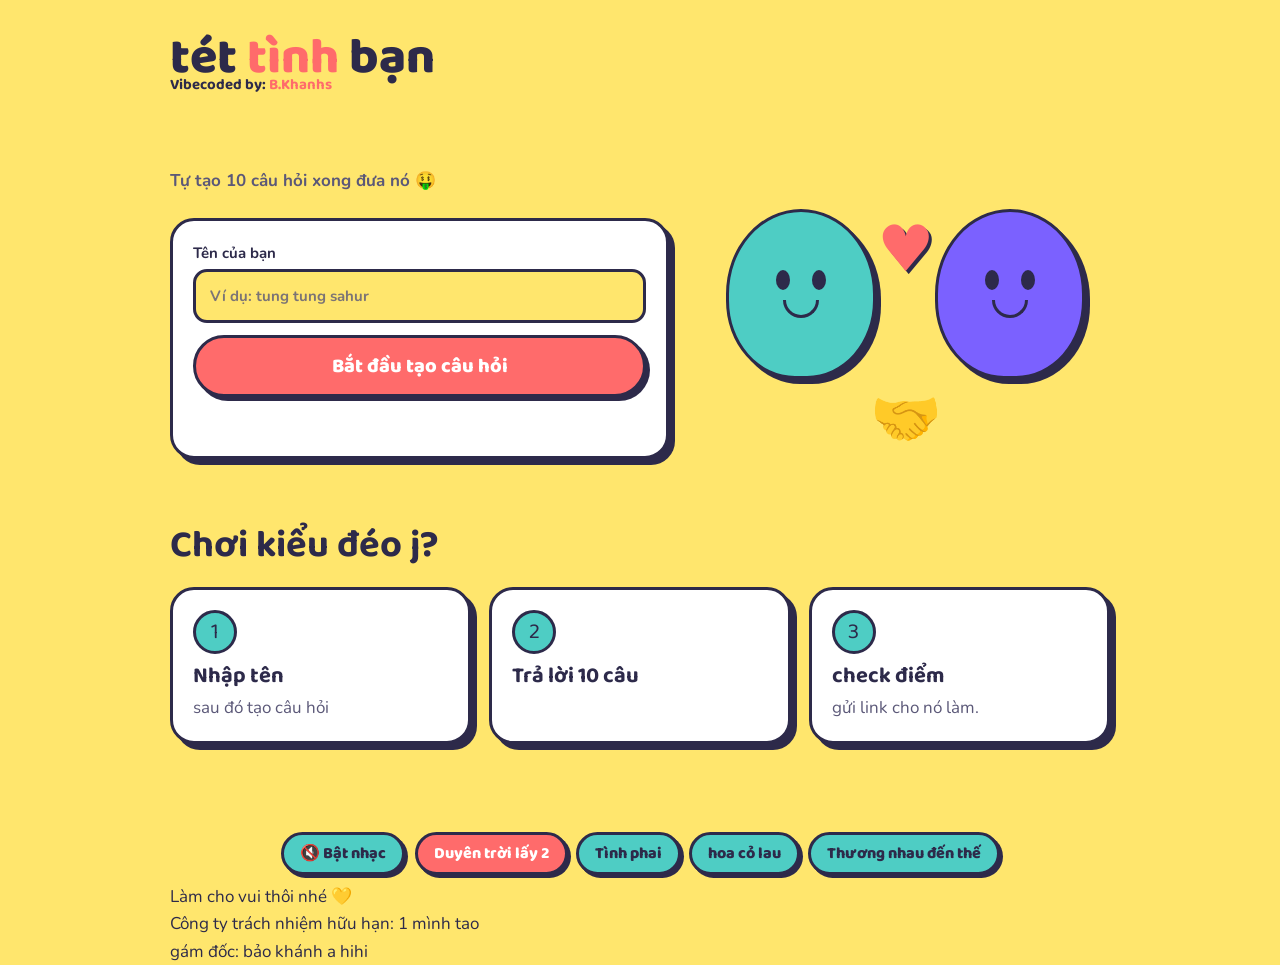
<file: index.html>
<!DOCTYPE html>
<html lang="vi">
<head>
  <meta charset="utf-8">
  <meta name="viewport" content="width=device-width, initial-scale=1, viewport-fit=cover">
  <title>Tét tình bạn</title>
  <link rel="preconnect" href="https://fonts.googleapis.com">
  <link href="https://fonts.googleapis.com/css2?family=Baloo+2:wght@600;800&family=Nunito:wght@400;700&display=swap" rel="stylesheet">
  <link rel="stylesheet" href="style.css">
</head>
<body>
  <div class="wrap">
    <nav><div class="logo">tét <span>tình</span> bạn
    <h4 class="credits">Vibecoded by: <span>B.Khanhs</span></h4></div></nav>

    <main>
      <header class="hero">
        <div>
          <p class="lead">Tự tạo 10 câu hỏi xong đưa nó 🤑</p>
          <div class="card stack">
            <label>Tên của bạn
              <input id="home-name" placeholder="Ví dụ: tung tung sahur" maxlength="20" autocomplete="off">
            </label>
            <button id="home-start" type="button">Bắt đầu tạo câu hỏi</button>
            <p class="msg" id="home-msg" aria-live="polite"></p>
          </div>
        </div>
        <div class="duo" aria-hidden="true">
          <div class="heart">♥</div>
          <div class="blob a"><div class="eyes"><i></i><i></i></div><div class="smile"></div></div>
          <div class="blob b"><div class="eyes"><i></i><i></i></div><div class="smile"></div></div>
          <div class="hand">🤝</div>
        </div>
      </header>

      <section>
        <h2>Chơi kiểu đéo j?</h2>
        <div class="steps">
          <div class="card step"><b>1</b><h3>Nhập tên</h3><p>sau đó tạo câu hỏi</p></div>
          <div class="card step"><b>2</b><h3>Trả lời 10 câu</h3></div>
          <div class="card step"><b>3</b><h3>check điểm</h3><p>gửi link cho nó làm.</p></div>
        </div>
      </section>
    </main>

    <footer>Làm cho vui thôi nhé 💛</footer>
    <footer>Công ty trách nhiệm hữu hạn: 1 mình tao <br>
      gám đốc: bảo khánh a hihi</footer>
  </div>


  <script src="common.js"></script>
  <script src="home.js"></script>
  <script src="music.js"></script>
</body>
</html>
</file>
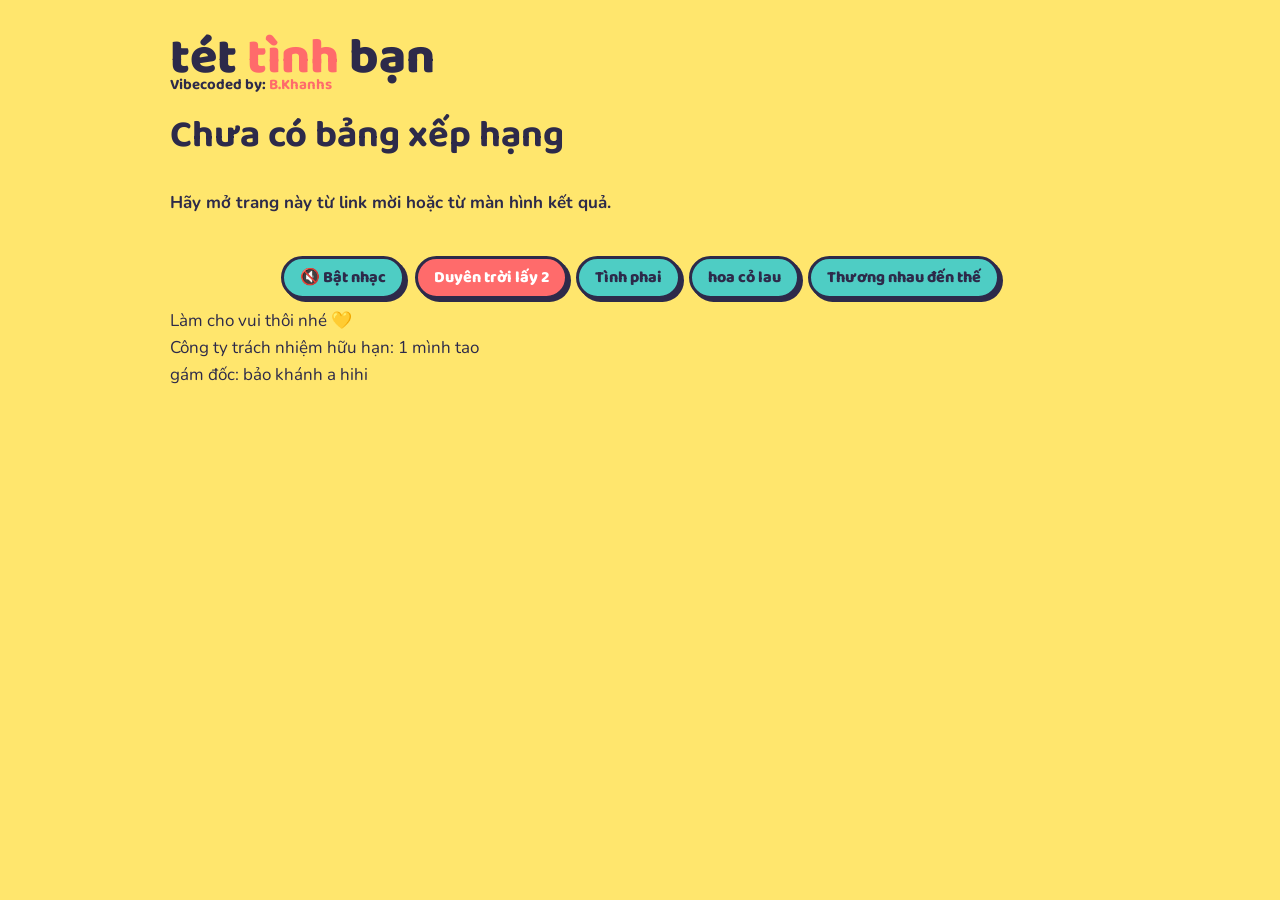
<file: leaderboard.html>
<!DOCTYPE html>
<html lang="vi">
<head>
  <meta charset="utf-8">
  <meta name="viewport" content="width=device-width, initial-scale=1, viewport-fit=cover">
  <title>Tét tình bạn</title>
  <link rel="preconnect" href="https://fonts.googleapis.com">
  <link href="https://fonts.googleapis.com/css2?family=Baloo+2:wght@600;800&family=Nunito:wght@400;700&display=swap" rel="stylesheet">
  <link rel="stylesheet" href="style.css">
</head>
<body>
  <div class="wrap">
    <nav><div class="logo">tét <span>tình</span> bạn
    <h4 class="credits">Vibecoded by: <span>B.Khanhs</span></h4></div></nav>

    <main>
      <h2 id="board-title">Bảng xếp hạng</h2>
      <ol class="board" id="board"></ol>
      <p class="msg" id="board-msg" aria-live="polite"></p>
      <button id="go-play" type="button">Làm bài</button>
    </main>

    <footer>Làm cho vui thôi nhé 💛</footer>
    <footer>Công ty trách nhiệm hữu hạn: 1 mình tao <br>
      gám đốc: bảo khánh a hihi</footer>
  </div>

  <script src="common.js"></script>
  <script src="board.js"></script>
  <script src="music.js"></script>
</body>
</html>
</file>
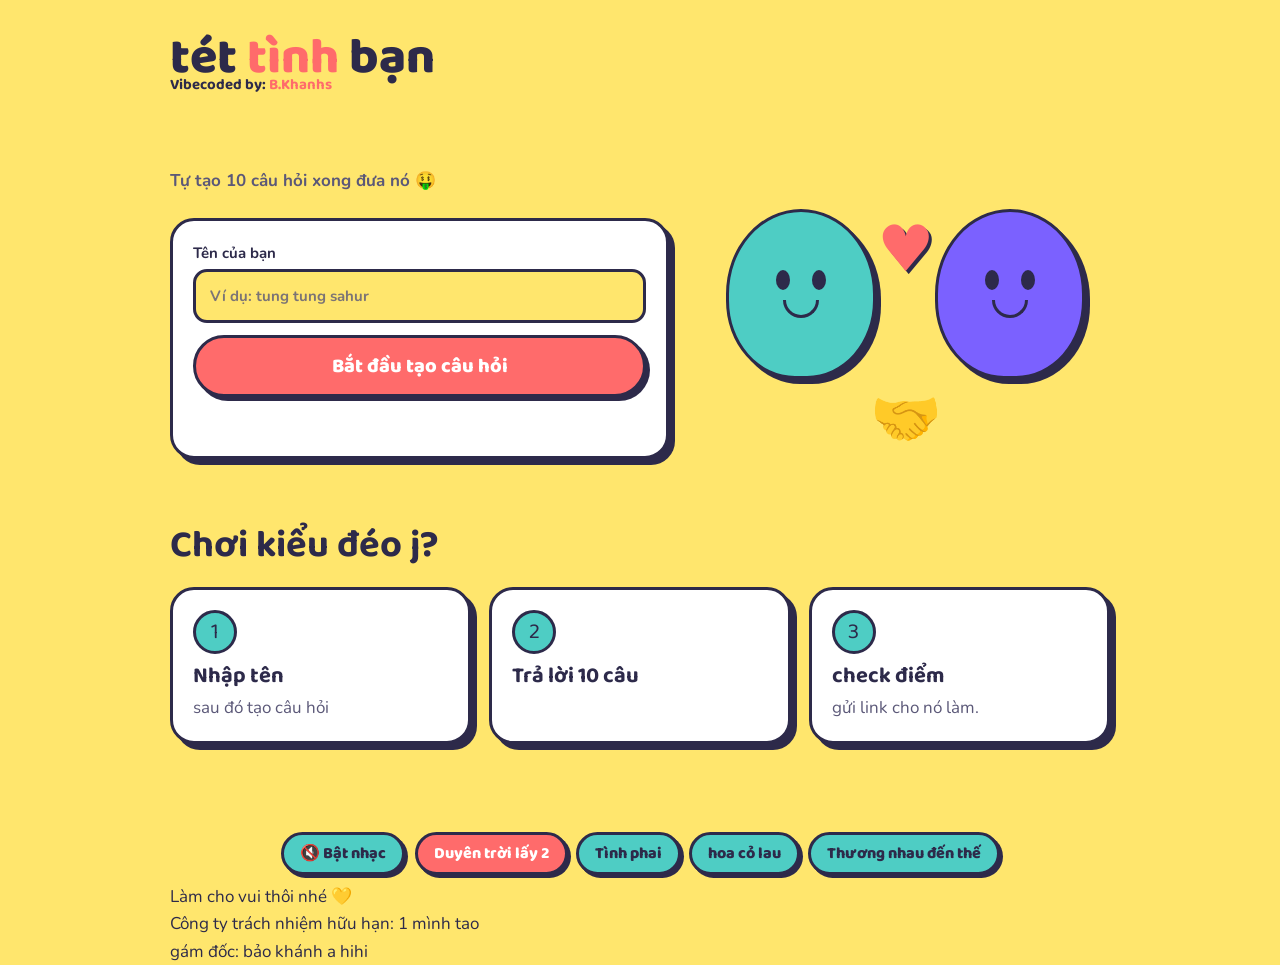
<file: make.html>
<!DOCTYPE html>
<html lang="vi">
<head>
  <meta charset="utf-8">
  <meta name="viewport" content="width=device-width, initial-scale=1, viewport-fit=cover">
  <title>Tét tình bạn</title>
  <link rel="preconnect" href="https://fonts.googleapis.com">
  <link href="https://fonts.googleapis.com/css2?family=Baloo+2:wght@600;800&family=Nunito:wght@400;700&display=swap" rel="stylesheet">
  <link rel="stylesheet" href="style.css">
</head>
<body>
  <div class="wrap">
    <nav><div class="logo">tét <span>tình</span> bạn
    <h4 class="credits">Vibecoded by: <span>B.Khanhs</span></h4></div></nav>

    <main>
      <button class="ghost" id="make-back" type="button">Về trang chủ</button>
      <h2 id="make-title"></h2>
      <div class="modes">
        <button class="small on" id="mode-template" type="button">Dùng câu có sẵn</button>
        <button class="small" id="mode-blank" type="button">Tự viết câu hỏi</button>
      </div>
      <p class="hint" id="make-progress" aria-live="polite"></p>
      <div class="qs" id="make-list"></div>
      <div class="card stack done">
        <button id="make-submit" type="button">Tạo link</button>
        <p class="msg" id="make-msg" aria-live="polite"></p>
        <input id="make-link" readonly hidden aria-label="Link ">
        <button class="small" id="make-copy" type="button" hidden>Sao chép link</button>
      </div>
    </main>

    <footer>Làm cho vui thôi nhé 💛</footer>
    <footer>Công ty trách nhiệm hữu hạn: 1 mình tao <br>
      gám đốc: bảo khánh a hihi</footer>
  </div>

  <script src="common.js"></script>
  <script src="make.js"></script>
  <script src="music.js"></script>
</body>
</html>
</file>
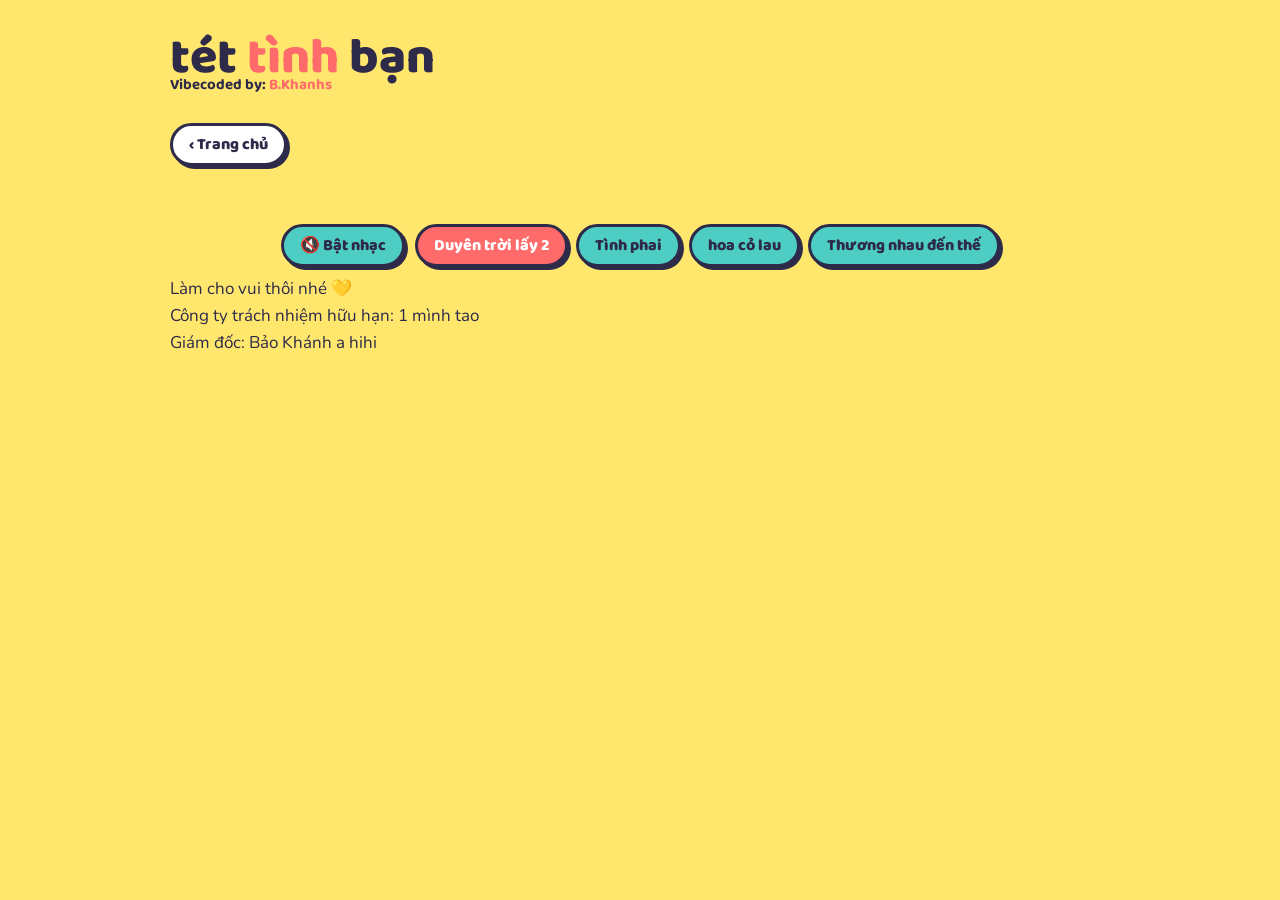
<file: play.html>
<!DOCTYPE html>
<html lang="vi">
<head>
  <meta charset="utf-8">
  <meta name="viewport" content="width=device-width, initial-scale=1, viewport-fit=cover">
  <title>Tét tình bạn</title>
  <link rel="preconnect" href="https://fonts.googleapis.com">
  <link href="https://fonts.googleapis.com/css2?family=Baloo+2:wght@600;800&family=Nunito:wght@400;700&display=swap" rel="stylesheet">
  <link rel="stylesheet" href="style.css">
</head>
<body>
  <div class="wrap">
    <nav><div class="logo">tét <span>tình</span> bạn
    <h4 class="credits">Vibecoded by: <span>B.Khanhs</span></h4></div></nav>

    <main>
      <!-- Nút quay về trang chủ ở bên trên trái -->
      <button class="ghost" id="play-home" type="button">‹ Trang chủ</button>

      <div class="card stack" id="play-intro">
        <label>nhập tên
          <input id="play-nick" maxlength="16" placeholder="Biệt danh" autocomplete="off">
        </label>
        <p class="hint">Chọn avatar, hoặc bấm dấu + để tải lên ảnh</p>
        <div class="avatars" id="play-avatars"></div>
        <button id="play-start" type="button">Bắt đầu làm bài</button>
        <p class="msg" id="play-msg" aria-live="polite"></p>
      </div>

      <div class="card stack" id="play-quiz" hidden>
        <p class="hint"><span id="play-count"></span> <span id="play-timer"></span></p>
        <h3 id="play-question"></h3>
        <img id="play-image" class="preview" hidden alt="Hình minh hoạ câu hỏi">
        <div class="answers">
          <button type="button" class="answer" data-i="0"></button>
          <button type="button" class="answer" data-i="1"></button>
        </div>
        <p class="feedback" id="play-feedback" aria-live="polite"></p>
        <button class="small" id="play-next" type="button" hidden>Câu tiếp</button>
      </div>

      <div class="card stack" id="play-result" hidden>
        <h3 id="result-title"></h3>
        <p class="msg" id="result-text"></p>
        <p></p>
        <button class="small" id="play-again" type="button">Làm lại</button>
        <button class="small" id="play-create-own" type="button">Tạo bài test của riêng bạn 🚀</button>
      </div>

      <section id="play-board">
        <h2>Bảng xếp hạng</h2>
        <ol class="board" id="board"></ol>
        <p class="msg" id="board-msg" aria-live="polite"></p>
      </section>
    </main>
    <p></p>
    <footer>Làm cho vui thôi nhé 💛</footer>
    <footer>Công ty trách nhiệm hữu hạn: 1 mình tao <br>
      Giám đốc: Bảo Khánh a hihi</footer>
  </div>


  <script src="common.js"></script>
  <script src="play.js"></script>
  <script src="music.js"></script>
</body>
</html>
</file>
<file: style.css>
/* ========== 1. MÀU SẮC & CÀI ĐẶT CHUNG ========== */
:root {
  --bg: #FFE66D;
  --surface: #FFFFFF;
  --ink: #2D2A4A;
  --muted: #5B5878;
  --line: #2D2A4A;
  --coral: #FF6B6B;
  --sky: #4ECDC4;
  --grape: #7B61FF;
  --ok: #2FBF71;
  --bad: #E5484D;
  color-scheme: light;
}

@media (prefers-color-scheme: dark) {
  :root {
    --bg: #2B2550;
    --surface: #3A3367;
    --ink: #FFF3C4;
    --muted: #D9D2F5;
    --line: #FFE66D;
    color-scheme: dark;
  }
}

*, *::before, *::after { box-sizing: border-box; }
[hidden] { display: none !important; }

body {
  margin: 0;
  padding: env(safe-area-inset-top, 0) 0 env(safe-area-inset-bottom, 0);
  background: var(--bg);
  color: var(--ink);
  font: 17px/1.6 "Nunito", system-ui, sans-serif;
  overflow-x: hidden;
}

h1, h2, h3 {
  margin: 0;
  font-family: "Baloo 2", "Nunito", system-ui, sans-serif;
  line-height: 1.1;
}
h1 { font-size: clamp(40px, 7vw, 72px); font-weight: 800; }
h2 { font-size: clamp(28px, 4vw, 38px); margin-bottom: 20px; }

.wrap { max-width: 980px; margin: 0 auto; padding: 0 20px; }
.lead { max-width: 46ch; margin: 18px 0 24px; color: var(--muted); font-weight: 700; }
.hint { margin: 0; color: var(--muted); font-weight: 700; }
.msg  { min-height: 1.6em; margin: 0; font-weight: 700; }

/* ========== 2. THÀNH PHẦN DÙNG CHUNG ========== */
nav { padding: 18px 0; }
.logo { font: 800 50px "Baloo 2", sans-serif; }
.logo span { color: var(--coral); }
.credits { margin: -25px 0 0; font-size: 15px; font-weight: 700; }

.card {
  padding: 20px;
  background: var(--surface);
  border: 3px solid var(--line);
  border-radius: 24px;
  box-shadow: 6px 6px 0 var(--line);
}
.stack { display: grid; gap: 12px; }

label { display: grid; gap: 4px; font-size: 15px; font-weight: 700; }

input {
  width: 100%;
  padding: 12px 14px;
  font: inherit;
  color: var(--ink);
  background: var(--bg);
  border: 3px solid var(--line);
  border-radius: 14px;
}
input::placeholder { color: var(--muted); opacity: .8; }

button {
  padding: 12px 22px;
  font: 800 20px "Baloo 2", sans-serif;
  color: #fff;
  background: var(--coral);
  border: 3px solid var(--line);
  border-radius: 999px;
  box-shadow: 4px 4px 0 var(--line);
  cursor: pointer;
  transition: transform .12s, box-shadow .12s;
}
button:hover  { transform: translate(-2px, -2px); box-shadow: 6px 6px 0 var(--line); }
button:active { transform: translate(3px, 3px);   box-shadow: 1px 1px 0 var(--line); }
button:disabled { cursor: default; transform: none; }

input:focus-visible, button:focus-visible { outline: 4px solid var(--grape); outline-offset: 2px; }

/* Nút nhỏ (đổi câu, sao chép, quay lại...) */
button.small, .ghost { padding: 6px 16px; font-size: 16px; color: #2D2A4A; background: var(--sky); box-shadow: 3px 3px 0 var(--line); justify-self: start; }
.ghost { margin: 8px 0 18px; background: var(--surface); color: var(--ink); }
.modes { display: flex; flex-wrap: wrap; gap: 10px; margin-bottom: 12px; }
.modes .small.on { color: #fff; background: var(--coral); }

/* ========== 3. TRANG CHỦ ========== */
.hero { display: grid; grid-template-columns: 1.1fr .9fr; gap: 32px; align-items: center; padding: 24px 0 56px; }
h1 em {
  display: inline-block;
  padding: 0 14px;
  font-style: normal;
  color: #fff;
  background: var(--coral);
  border-radius: 16px;
  transform: rotate(-2deg);
}

.duo { position: relative; height: 330px; }
.blob {
  position: absolute;
  top: 70px;
  display: flex; flex-direction: column; align-items: center; justify-content: center; gap: 10px;
  width: 150px; height: 170px;
  border: 3px solid var(--line);
  border-radius: 50% 50% 46% 46%;
  box-shadow: 5px 5px 0 var(--line);
  animation: bob 2.4s ease-in-out infinite;
}
.blob.a { left: 6%;  background: var(--sky); }
.blob.b { right: 6%; background: var(--grape); animation-delay: -1.2s; }
.eyes { display: flex; gap: 22px; }
.eyes i { display: block; width: 14px; height: 20px; background: var(--line); border-radius: 50%; }
.smile { width: 36px; height: 18px; border: 3px solid var(--line); border-top: 0; border-radius: 0 0 40px 40px; }

.heart { position: absolute; left: 50%; top: 60px; transform: translateX(-50%); font-size: 64px; color: var(--coral); text-shadow: 3px 3px 0 var(--line); animation: beat 1.2s ease-in-out infinite; }
.hand  { position: absolute; left: 50%; top: 250px; transform: translateX(-50%); font-size: 56px; line-height: 1; }

@keyframes bob  { 50% { transform: translateY(-12px); } }
@keyframes beat { 50% { transform: translateX(-50%) scale(1.18); } }

.steps { display: grid; grid-template-columns: repeat(3, 1fr); gap: 18px; padding-bottom: 48px; }
.step b {
  display: grid; place-items: center;
  width: 44px; height: 44px; margin-bottom: 10px;
  font: 22px "Baloo 2", sans-serif; color: #2D2A4A;
  background: var(--sky); border: 3px solid var(--line); border-radius: 50%;
}
.step h3 { margin-bottom: 6px; font-size: 22px; }
.step p  { margin: 0; color: var(--muted); }

/* ========== 4. TẠO CÂU HỎI ========== */
.qs { display: grid; grid-template-columns: 1fr 1fr; gap: 18px; padding: 16px 0 24px; }
.q { display: grid; gap: 10px; align-content: start; }
.q h3 { font-size: 20px; }
.q input[data-k="q"] { font-weight: 700; color: #fff; background: var(--coral); }
.opt { display: flex; align-items: center; gap: 10px; }
.opt input[type="radio"] { flex: none; width: 26px; height: 26px; accent-color: var(--coral); }
.upload { display: block; padding: 10px; text-align: center; font-size: 15px; border: 3px dashed var(--line); border-radius: 14px; cursor: pointer; }
.preview { width: 100%; max-height: 170px; object-fit: cover; border: 3px solid var(--line); border-radius: 14px; }
.done { margin-bottom: 48px; }

/* ========== 5. LÀM BÀI ========== */
#view-play .card { margin-bottom: 24px; }
.avatars { display: flex; flex-wrap: wrap; gap: 8px; margin-bottom: 8px; }
.avatar { padding: 3px; line-height: 0; background: var(--bg); border-radius: 50%; box-shadow: none; }
.avatar img { display: block; width: 56px; height: 56px; object-fit: cover; border-radius: 50%; }
.avatar.on { background: var(--sky); outline: 4px solid var(--sky); outline-offset: 2px; }
.avatar-upload { display: grid; place-items: center; width: 62px; height: 62px; padding: 0; font: 800 30px "Baloo 2", sans-serif; border: 3px dashed var(--line); border-radius: 50%; cursor: pointer; }
.face-img { width: 44px; height: 44px; object-fit: cover; border: 3px solid var(--line); border-radius: 50%; vertical-align: middle; }

.answers { display: grid; grid-template-columns: 1fr 1fr; gap: 12px; margin-top: 4px; }
.answer { padding: 16px 10px; font-size: 20px; color: #2D2A4A; background: var(--sky); border-radius: 20px; }
.answer.ok  { color: #fff; background: var(--ok); }
.answer.bad { color: #fff; background: var(--bad); }
.answer.dim { opacity: .55; }
.feedback { min-height: 1.6em; margin: 0; font-weight: 800; }
.feedback.ok  { color: var(--ok); }
.feedback.bad { color: var(--bad); }

/* Bảng xếp hạng */
.board { display: grid; gap: 12px; margin: 0 0 12px; padding: 0; list-style: none; }
.board li { display: flex; align-items: center; gap: 12px; padding: 10px 16px; border-radius: 18px; box-shadow: 4px 4px 0 var(--line); }
.board b { flex: 1; overflow-wrap: anywhere; }
.rank { width: 28px; font: 800 22px "Baloo 2", sans-serif; }
.face { font-size: 28px; }

/* ========== 6. MÀN HÌNH NHỎ & GIẢM CHUYỂN ĐỘNG ========== */
@media (max-width: 760px) {
  .hero, .steps, .qs { grid-template-columns: 1fr; }
  .duo { order: -1; }
  .blob { top: 100px; width: 120px; height: 140px; }
  .hand { top: 260px; }
}

@media (prefers-reduced-motion: reduce) {
  *, *::before, *::after { animation: none !important; transition: none !important; }
}

/* Style cho thanh tiến trình trong bảng xếp hạng */
.board-item-details {
  flex: 1;
  display: grid;
  gap: 4px;
}

.board-meta {
  display: flex;
  justify-content: space-between;
  font-size: 15px;
  font-weight: 700;
}

.rank-progress-container {
  width: 100%;
  height: 10px;
  background-color: var(--bg);
  border: 2px solid var(--line);
  border-radius: 999px;
  overflow: hidden;
}

.rank-progress-bar {
  height: 100%;
  background-color: var(--ok);
  width: 0%;
  border-radius: 999px;
  transition: width 0.4s ease;
}

/* ========== 7. THANH NHẠC NỀN (ngay trên credit ở cuối trang) ========== */
.music {
  display: flex; flex-wrap: wrap; align-items: center; justify-content: center; gap: 10px;
  margin: 40px 0 8px;
}
.music-tracks { display: flex; gap: 8px; }
.music .small.on { color: #fff; background: var(--coral); }

#play-board { margin-top: 32px; }
</file>
